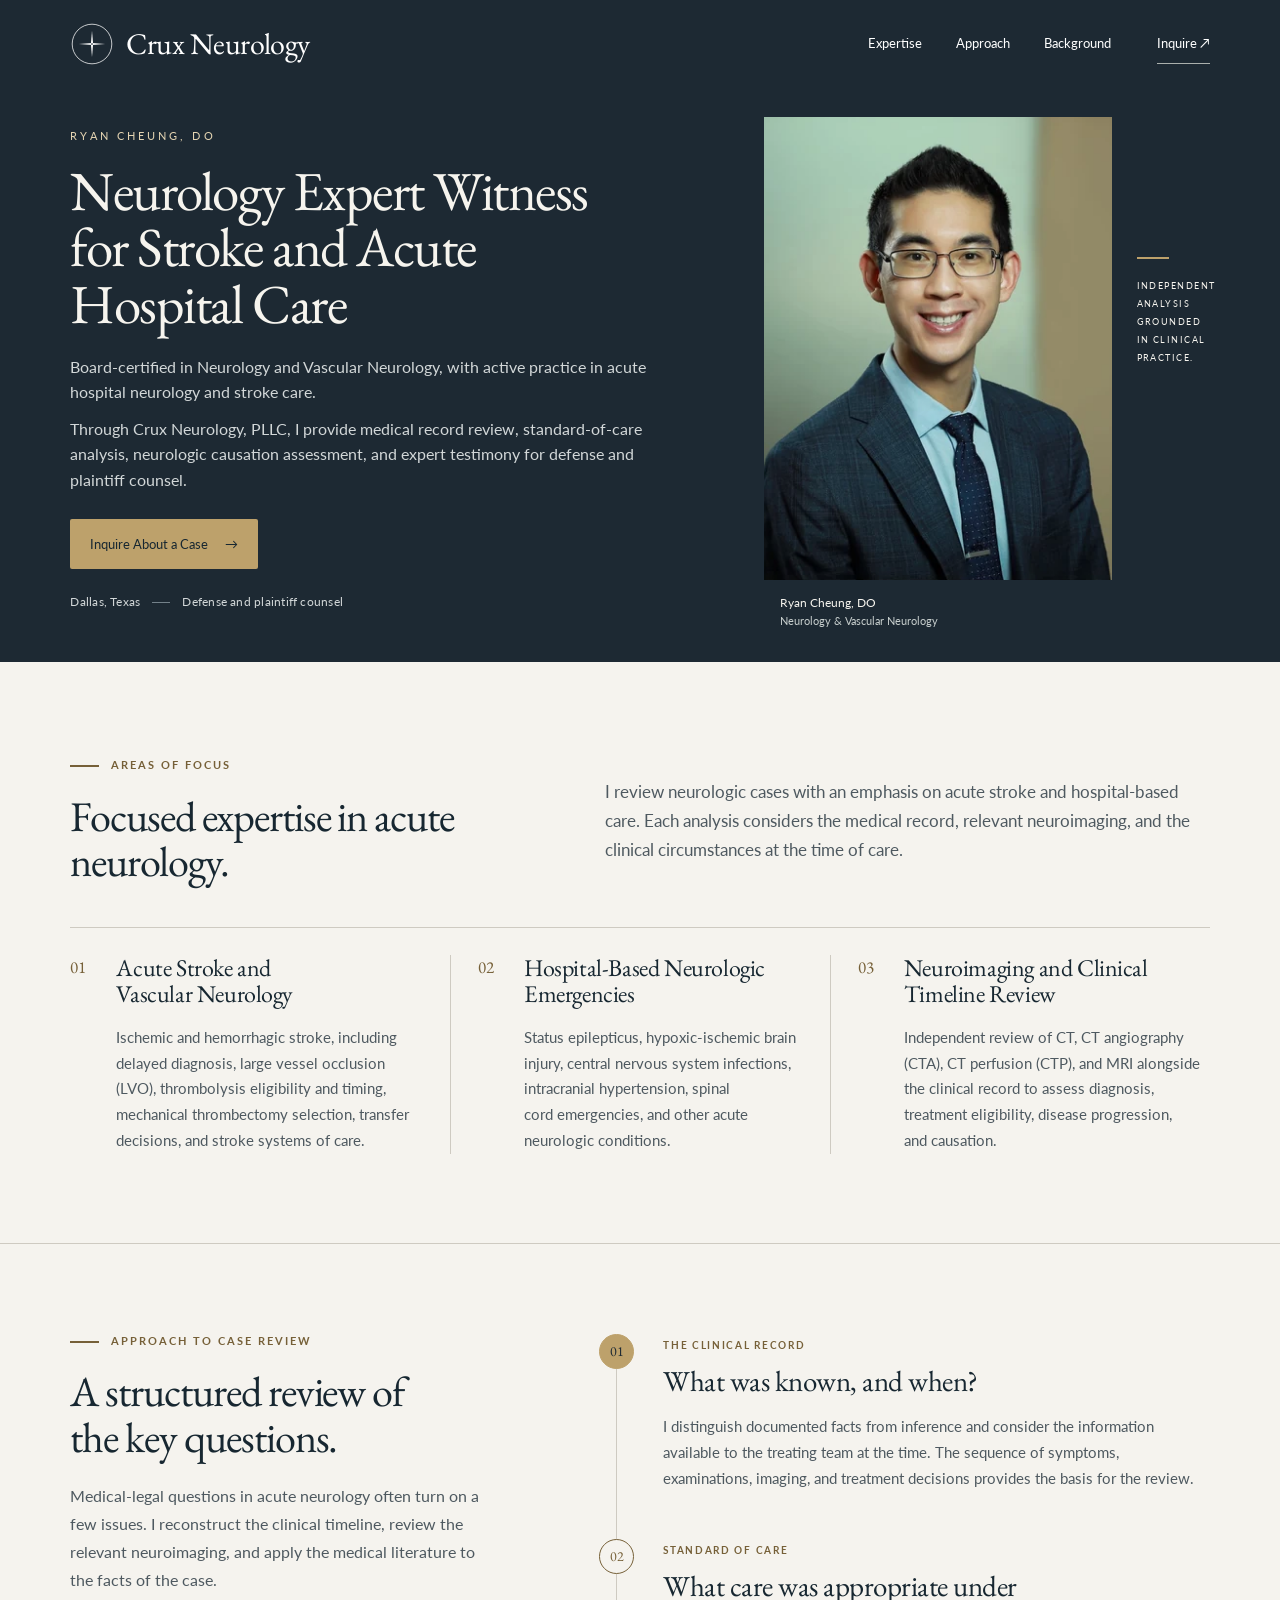
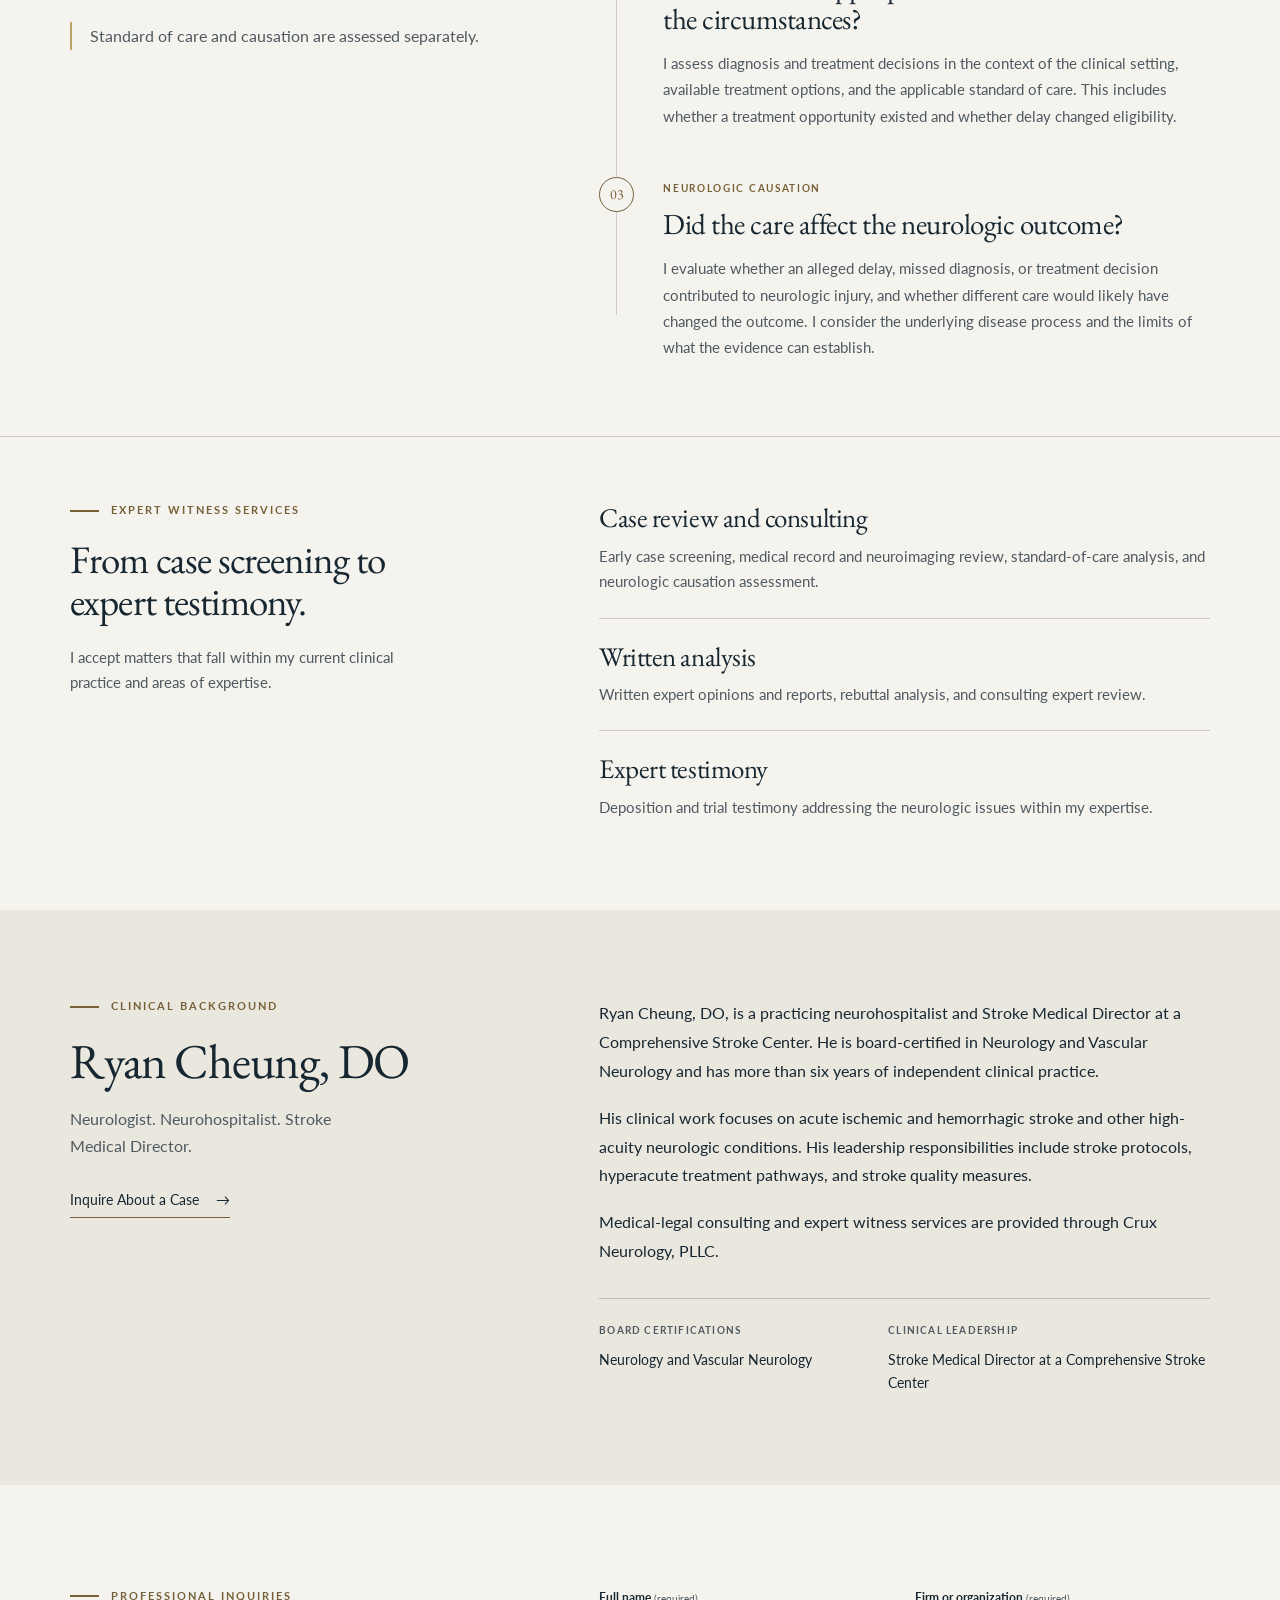
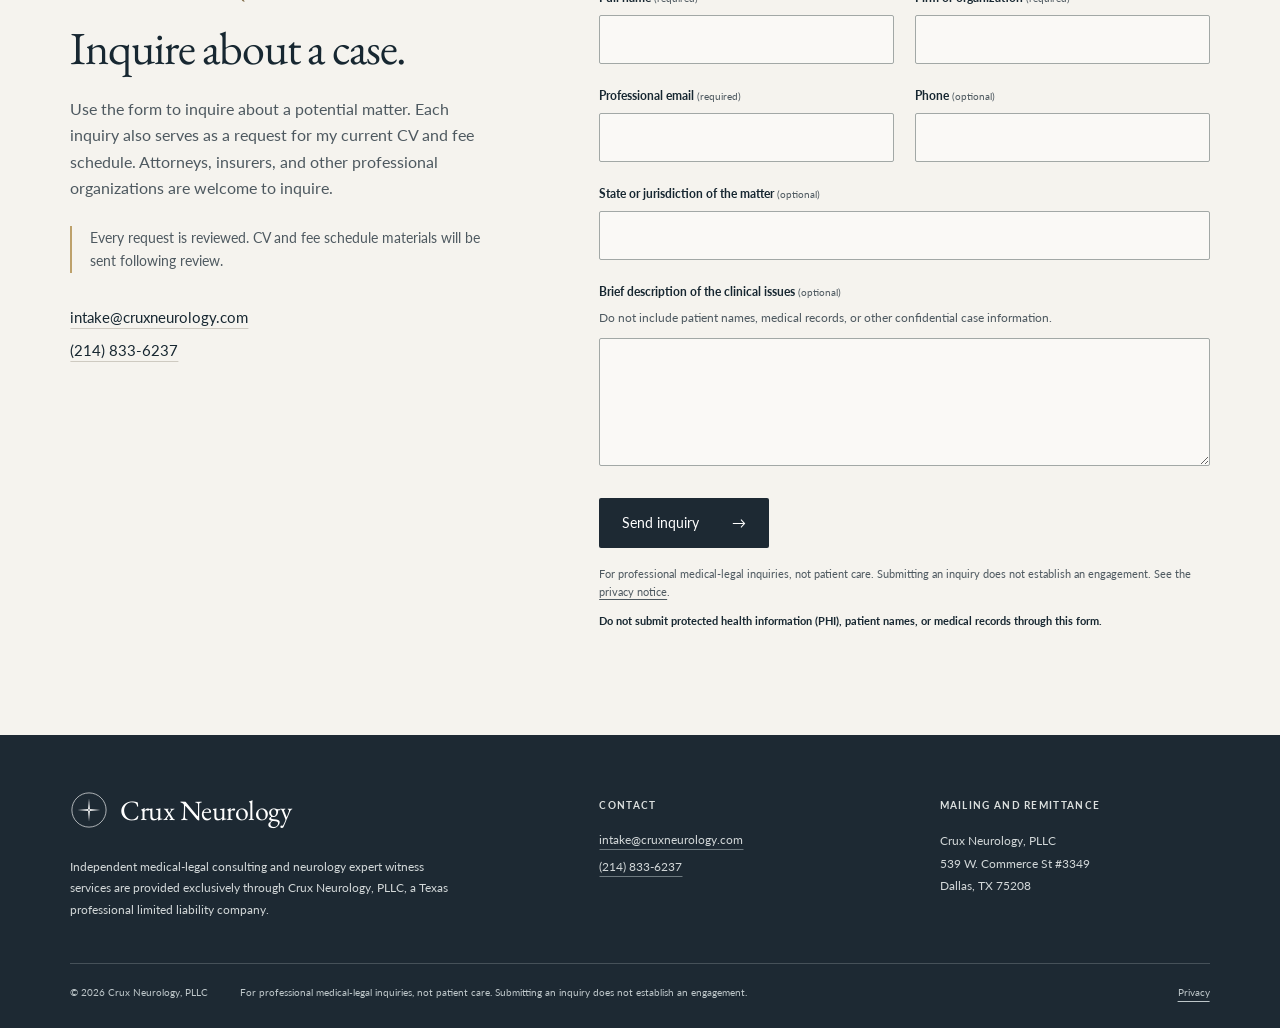
<file: index.html>
<!doctype html>
<html lang="en">
<head>
  <meta charset="UTF-8">
  <meta name="viewport" content="width=device-width, initial-scale=1">
  <title>Neurology Expert Witness for Stroke | Ryan Cheung, DO</title>
  <meta name="description" content="Ryan Cheung, DO, provides neurology expert witness services for stroke and acute hospital care, including standard-of-care review and causation analysis.">
  <meta name="robots" content="index, follow, max-image-preview:large">
  <meta name="theme-color" content="#1d2933">
  <link rel="canonical" href="https://cruxneurology.com/">
  <meta property="og:type" content="website">
  <meta property="og:site_name" content="Crux Neurology">
  <meta property="og:title" content="Neurology Expert Witness for Stroke | Ryan Cheung, DO">
  <meta property="og:description" content="Ryan Cheung, DO, provides neurology expert witness services for stroke and acute hospital care, including standard-of-care review and causation analysis.">
  <meta property="og:url" content="https://cruxneurology.com/">
  <meta property="og:image" content="https://cruxneurology.com/assets/social-card.png">
  <meta property="og:image:width" content="1200">
  <meta property="og:image:height" content="630">
  <meta property="og:image:alt" content="Crux Neurology - Ryan Cheung, DO. Neurology expert witness for stroke and acute hospital care.">
  <meta name="twitter:card" content="summary_large_image">
  <meta name="twitter:title" content="Neurology Expert Witness for Stroke | Ryan Cheung, DO">
  <meta name="twitter:description" content="Ryan Cheung, DO, provides neurology expert witness services for stroke and acute hospital care, including standard-of-care review and causation analysis.">
  <meta name="twitter:image" content="https://cruxneurology.com/assets/social-card.png">
  <link rel="icon" type="image/svg+xml" href="/assets/favicon.svg">
  <link rel="apple-touch-icon" href="/assets/apple-touch-icon.png">
  <link rel="preconnect" href="https://fonts.googleapis.com"><link rel="preconnect" href="https://fonts.gstatic.com" crossorigin><link href="https://fonts.googleapis.com/css2?family=EB+Garamond:wght@400;500;600&amp;family=Lato:wght@400;700&amp;display=swap" rel="stylesheet">
  <link rel="stylesheet" href="/assets/site.54a33698efd3.css">
  <link rel="preload" as="image" href="/assets/portrait-768.webp" imagesrcset="/assets/portrait-480.webp 480w, /assets/portrait-768.webp 768w, /assets/portrait-1200.webp 1200w" imagesizes="(max-width: 700px) 86vw, (max-width: 1050px) 38vw, 390px">
  <script type="application/ld+json">{"@context":"https://schema.org","@graph":[{"@type":"Organization","@id":"https://cruxneurology.com/#organization","name":"Crux Neurology, PLLC","url":"https://cruxneurology.com/","email":"intake@cruxneurology.com","telephone":"+12148336237","logo":"https://cruxneurology.com/assets/logo-white.svg","address":{"@type":"PostalAddress","streetAddress":"539 W. Commerce St #3349","addressLocality":"Dallas","addressRegion":"TX","postalCode":"75208","addressCountry":"US"}},{"@type":"Person","@id":"https://cruxneurology.com/#ryan-cheung","name":"Ryan Cheung, DO","jobTitle":"Neurologist and medical-legal consultant","url":"https://cruxneurology.com/","image":"https://cruxneurology.com/assets/portrait-1200.webp","worksFor":{"@id":"https://cruxneurology.com/#organization"},"knowsAbout":["Neurology","Vascular Neurology","Acute stroke","Standard of care","Neurologic causation","Expert testimony"]},{"@type":"WebSite","@id":"https://cruxneurology.com/#website","name":"Crux Neurology","url":"https://cruxneurology.com/","publisher":{"@id":"https://cruxneurology.com/#organization"}}]}</script>
  <script type="module" src="/assets/site.481bfb0ac545.mjs"></script>
</head>
<body>
  <a class="skip-link" href="#main">Skip to content</a>
    <header class="site-header" data-header>
      <div class="container header-inner">
        <a class="brand" href="/" aria-label="Crux Neurology home"><svg class="brand__mark" xmlns="http://www.w3.org/2000/svg" viewBox="0 0 100 100" aria-hidden="true" focusable="false">
    <defs><mask id="logo-cutout-header"><rect width="100" height="100" fill="white"/><circle cx="50" cy="50" r="2.35" fill="black"/></mask></defs>
    <g fill="none" stroke="currentColor"><circle cx="50" cy="50" r="45" stroke-width="1.7"/></g>
    <g fill="currentColor" mask="url(#logo-cutout-header)"><polygon points="50,20 52.5,50 50,80 47.5,50"/><polygon points="20,50 50,47.5 80,50 50,52.5"/></g>
    <circle cx="50" cy="50" r="2.6" fill="none" stroke="currentColor" stroke-width="0.9"/>
  </svg><span>Crux Neurology</span></a>
        <button class="menu-toggle" type="button" aria-expanded="false" aria-controls="site-nav" hidden>
          <span data-menu-label>Menu</span><span class="menu-glyph" aria-hidden="true"><span></span><span></span></span>
        </button>
        <nav class="site-nav" id="site-nav" aria-label="Main navigation">
          <a href="#expertise">Expertise</a><a href="#approach">Approach</a><a href="#background">Background</a>
          <a class="nav-inquiry" href="#inquire">Inquire<span aria-hidden="true">&nbsp;&#8599;</span></a>
        </nav>
      </div>
    </header>
  <main id="main" tabindex="-1">
    <section class="hero" aria-labelledby="hero-heading" data-hero>
      <div class="container hero-grid">
        <div class="hero-copy">
          <p class="person-label">Ryan Cheung, DO</p>
          <h1 id="hero-heading">Neurology Expert Witness<span>for Stroke and Acute <span class="keep-together">Hospital Care</span></span></h1>
          <div class="hero-introduction"><p>Board-certified in Neurology and Vascular Neurology, with active practice in acute hospital neurology and stroke care.</p><p>Through Crux Neurology, PLLC, I provide medical record review, standard-of-care analysis, neurologic causation assessment, and expert testimony for defense and plaintiff counsel.</p></div>
          <div class="hero-actions"><a class="button button--gold" href="#inquire">Inquire About a Case<span class="button-arrow" aria-hidden="true">&#8594;</span></a></div>
          <p class="hero-location">Dallas, Texas<span aria-hidden="true"></span>Defense and plaintiff counsel</p>
        </div>
        <div class="hero-media">
          <figure class="portrait-frame" data-portrait>
            <div class="portrait-clip"><img src="/assets/portrait-768.webp" srcset="/assets/portrait-480.webp 480w, /assets/portrait-768.webp 768w, /assets/portrait-1200.webp 1200w" sizes="(max-width: 700px) 86vw, (max-width: 1050px) 38vw, 390px" width="1200" height="1200" alt="Professional portrait of Ryan Cheung, DO" fetchpriority="high" decoding="async"></div>
            <figcaption><span>Ryan Cheung, DO</span><span>Neurology &amp; Vascular Neurology</span></figcaption>
          </figure>
          <p class="hero-note"><span aria-hidden="true"></span>Independent analysis grounded in clinical practice.</p>
        </div>
      </div>
    </section>
    <section class="section expertise" id="expertise" aria-labelledby="expertise-heading">
      <div class="container">
        <div class="section-intro">
          <div><p class="eyebrow"><span aria-hidden="true"></span>Areas of focus</p><h2 id="expertise-heading">Focused expertise in acute neurology.</h2></div>
          <p class="section-lead">I review neurologic cases with an emphasis on acute stroke and hospital-based care. Each analysis considers the medical record, relevant neuroimaging, and the clinical circumstances at the time of care.</p>
        </div>
        <div class="expertise-grid"><article class="expertise-item"><span class="item-number" aria-hidden="true">01</span><div><h3>Acute Stroke and Vascular Neurology</h3><p>Ischemic and hemorrhagic stroke, including delayed diagnosis, large vessel occlusion (LVO), thrombolysis eligibility and timing, mechanical thrombectomy selection, transfer decisions, and stroke systems of care.</p></div></article><article class="expertise-item"><span class="item-number" aria-hidden="true">02</span><div><h3>Hospital-Based Neurologic Emergencies</h3><p>Status epilepticus, hypoxic-ischemic brain injury, central nervous system infections, intracranial hypertension, spinal cord emergencies, and other acute neurologic conditions.</p></div></article><article class="expertise-item"><span class="item-number" aria-hidden="true">03</span><div><h3>Neuroimaging and Clinical Timeline Review</h3><p>Independent review of CT, CT angiography (CTA), CT perfusion (CTP), and MRI alongside the clinical record to assess diagnosis, treatment eligibility, disease progression, and causation.</p></div></article></div>
      </div>
    </section>
    <section class="section approach" id="approach" aria-labelledby="approach-heading">
      <div class="container approach-grid">
        <div class="approach-intro"><p class="eyebrow"><span aria-hidden="true"></span>Approach to case review</p><h2 id="approach-heading">A structured review of the key questions.</h2><p>Medical-legal questions in acute neurology often turn on a few issues. I reconstruct the clinical timeline, review the relevant neuroimaging, and apply the medical literature to the facts of the case.</p><p class="approach-note">Standard of care and causation are assessed separately.</p></div>
        <ol class="approach-steps" data-steps>
          <li class="approach-step is-current" data-step><span class="step-marker" aria-hidden="true">01</span><div class="step-content"><p class="step-label">The clinical record</p><h3>What was known, and when?</h3><p>I distinguish documented facts from inference and consider the information available to the treating team at the time. The sequence of symptoms, examinations, imaging, and treatment decisions provides the basis for the review.</p></div></li><li class="approach-step" data-step><span class="step-marker" aria-hidden="true">02</span><div class="step-content"><p class="step-label">Standard of care</p><h3>What care was appropriate under the circumstances?</h3><p>I assess diagnosis and treatment decisions in the context of the clinical setting, available treatment options, and the applicable standard of care. This includes whether a treatment opportunity existed and whether delay changed eligibility.</p></div></li><li class="approach-step" data-step><span class="step-marker" aria-hidden="true">03</span><div class="step-content"><p class="step-label">Neurologic causation</p><h3>Did the care affect the neurologic outcome?</h3><p>I evaluate whether an alleged delay, missed diagnosis, or treatment decision contributed to neurologic injury, and whether different care would likely have changed the outcome. I consider the underlying disease process and the limits of what the evidence can establish.</p></div></li>
        </ol>
      </div>
    </section>
    <section class="section services" aria-labelledby="services-heading">
      <div class="container services-grid">
        <div><p class="eyebrow"><span aria-hidden="true"></span>Expert witness services</p><h2 id="services-heading">From case screening to expert testimony.</h2><p class="services-note">I accept matters that fall within my current clinical practice and areas of expertise.</p></div>
        <div class="service-list"><div class="service-row"><h3>Case review and consulting</h3><p>Early case screening, medical record and neuroimaging review, standard-of-care analysis, and neurologic causation assessment.</p></div><div class="service-row"><h3>Written analysis</h3><p>Written expert opinions and reports, rebuttal analysis, and consulting expert review.</p></div><div class="service-row"><h3>Expert testimony</h3><p>Deposition and trial testimony addressing the neurologic issues within my expertise.</p></div></div>
      </div>
    </section>
    <section class="section background" id="background" aria-labelledby="background-heading">
      <div class="container background-grid">
        <div class="background-title"><p class="eyebrow"><span aria-hidden="true"></span>Clinical background</p><h2 id="background-heading">Ryan Cheung, DO</h2><p class="background-subtitle">Neurologist. Neurohospitalist. Stroke Medical Director.</p><a class="text-link" href="#inquire">Inquire About a Case <span aria-hidden="true">&#8594;</span></a></div>
        <div class="background-copy"><p>Ryan Cheung, DO, is a practicing neurohospitalist and Stroke Medical Director at a Comprehensive Stroke Center. He is board-certified in Neurology and Vascular Neurology and has more than six years of independent clinical practice.</p>
<p>His clinical work focuses on acute ischemic and hemorrhagic stroke and other high-acuity neurologic conditions. His leadership responsibilities include stroke protocols, hyperacute treatment pathways, and stroke quality measures.</p>
<p>Medical-legal consulting and expert witness services are provided through Crux Neurology, PLLC.</p><dl class="credentials"><div><dt>Board certifications</dt><dd>Neurology and Vascular Neurology</dd></div><div><dt>Clinical leadership</dt><dd>Stroke Medical Director at a Comprehensive Stroke Center</dd></div></dl></div>
      </div>
    </section>
    <section class="section inquiry" id="inquire" aria-labelledby="inquiry-heading" tabindex="-1">
      <div class="container inquiry-grid">
        <div class="inquiry-intro"><p class="eyebrow"><span aria-hidden="true"></span>Professional inquiries</p><h2 id="inquiry-heading">Inquire about a case.</h2><p>Use the form to inquire about a potential matter. Each inquiry also serves as a request for my current CV and fee schedule. Attorneys, insurers, and other professional organizations are welcome to inquire.</p><p class="screening-note">Every request is reviewed. CV and fee schedule materials will be sent following review.</p><div class="contact-links"><a href="mailto:intake@cruxneurology.com">intake@cruxneurology.com</a><a href="tel:+12148336237">(214) 833-6237</a></div></div>
        <div class="inquiry-panel">
          <form id="inquiry-form" action="https://formspree.io/f/mqevrkad" method="POST" aria-label="Professional inquiry" data-inquiry-form>
            <div class="form-error-summary" id="form-errors" role="alert" tabindex="-1" hidden><h3>Review your inquiry</h3><p id="form-error-message"></p><ul id="form-error-list"></ul></div>
            <div class="form-fields">
              <div class="field">
    <label for="name">Full name <span class="required-note">(required)</span></label>
    <input id="name" name="name" type="text" required autocomplete="name" maxlength="100" aria-describedby="name-error">
    <p class="field-error" id="name-error" hidden></p>
  </div>
              <div class="field">
    <label for="organization">Firm or organization <span class="required-note">(required)</span></label>
    <input id="organization" name="organization" type="text" required autocomplete="organization" maxlength="160" aria-describedby="organization-error">
    <p class="field-error" id="organization-error" hidden></p>
  </div>
              <div class="field">
    <label for="email">Professional email <span class="required-note">(required)</span></label>
    <input id="email" name="email" type="email" required autocomplete="email" maxlength="254" aria-describedby="email-error">
    <p class="field-error" id="email-error" hidden></p>
  </div>
              <div class="field">
    <label for="phone">Phone <span class="optional-note">(optional)</span></label>
    <input id="phone" name="phone" type="tel"  autocomplete="tel" maxlength="40" aria-describedby="phone-error">
    <p class="field-error" id="phone-error" hidden></p>
  </div>
              <div class="field field--full">
    <label for="jurisdiction">State or jurisdiction of the matter <span class="optional-note">(optional)</span></label>
    <input id="jurisdiction" name="jurisdiction" type="text"   maxlength="120" aria-describedby="jurisdiction-error">
    <p class="field-error" id="jurisdiction-error" hidden></p>
  </div>
              <div class="field field--full"><label for="message">Brief description of the clinical issues <span class="optional-note">(optional)</span></label><p class="field-hint" id="message-hint">Do not include patient names, medical records, or other confidential case information.</p><textarea id="message" name="message" rows="4" maxlength="3000" aria-describedby="message-hint message-error"></textarea><p class="field-error" id="message-error" hidden></p></div>
            </div>
            <div class="honeypot" aria-hidden="true"><label for="company_website">Leave this field empty</label><input id="company_website" name="_gotcha" type="text" tabindex="-1" autocomplete="off"></div>
            <input type="hidden" name="_subject" value="Crux Neurology professional inquiry">
            <div class="form-submit"><button class="button button--navy" type="submit"><span data-submit-label>Send inquiry</span><span aria-hidden="true">&#8594;</span></button><p data-submit-status role="status" aria-live="polite"></p></div>
            <p class="form-privacy">For professional medical-legal inquiries, not patient care. Submitting an inquiry does not establish an engagement. See the <a href="/privacy/">privacy notice</a>.</p><p class="form-privacy form-privacy--phi">Do not submit protected health information (PHI), patient names, or medical records through this form.</p>
            <noscript><p class="form-privacy">Your browser will open Formspree's confirmation page after submission. CV and fee schedule materials are sent following review.</p></noscript>
          </form>
          <div class="form-success" data-form-success tabindex="-1" role="status" hidden><span class="success-rule" aria-hidden="true"></span><p class="step-label">Crux Neurology</p><h3>Request received</h3><p>Your inquiry has been received. CV and fee schedule materials will be sent following review.</p><button type="button" class="text-link" data-form-reset>Send another inquiry <span aria-hidden="true">&#8594;</span></button></div>
        </div>
      </div>
    </section>
  </main>
  <footer class="site-footer">
    <div class="container footer-main">
      <div class="footer-brand"><a class="brand" href="/" aria-label="Crux Neurology home"><svg class="brand__mark" xmlns="http://www.w3.org/2000/svg" viewBox="0 0 100 100" aria-hidden="true" focusable="false">
    <defs><mask id="logo-cutout-footer"><rect width="100" height="100" fill="white"/><circle cx="50" cy="50" r="2.35" fill="black"/></mask></defs>
    <g fill="none" stroke="currentColor"><circle cx="50" cy="50" r="45" stroke-width="1.7"/></g>
    <g fill="currentColor" mask="url(#logo-cutout-footer)"><polygon points="50,20 52.5,50 50,80 47.5,50"/><polygon points="20,50 50,47.5 80,50 50,52.5"/></g>
    <circle cx="50" cy="50" r="2.6" fill="none" stroke="currentColor" stroke-width="0.9"/>
  </svg><span>Crux Neurology</span></a><p>Independent medical-legal consulting and neurology expert witness services are provided exclusively through Crux Neurology, PLLC, a Texas professional limited liability company.</p></div>
      <div><h2 class="footer-heading">Contact</h2><a href="mailto:intake@cruxneurology.com">intake@cruxneurology.com</a><a href="tel:+12148336237">(214) 833-6237</a></div>
      <div><h2 class="footer-heading">Mailing and remittance</h2><address>Crux Neurology, PLLC<br>539 W. Commerce St #3349<br>Dallas, TX 75208</address></div>
    </div>
    <div class="container footer-bottom"><p>&copy; 2026 Crux Neurology, PLLC</p><p>For professional medical-legal inquiries, not patient care. Submitting an inquiry does not establish an engagement.</p><a href="/privacy/">Privacy</a></div>
  </footer>
</body>
</html>
</file>
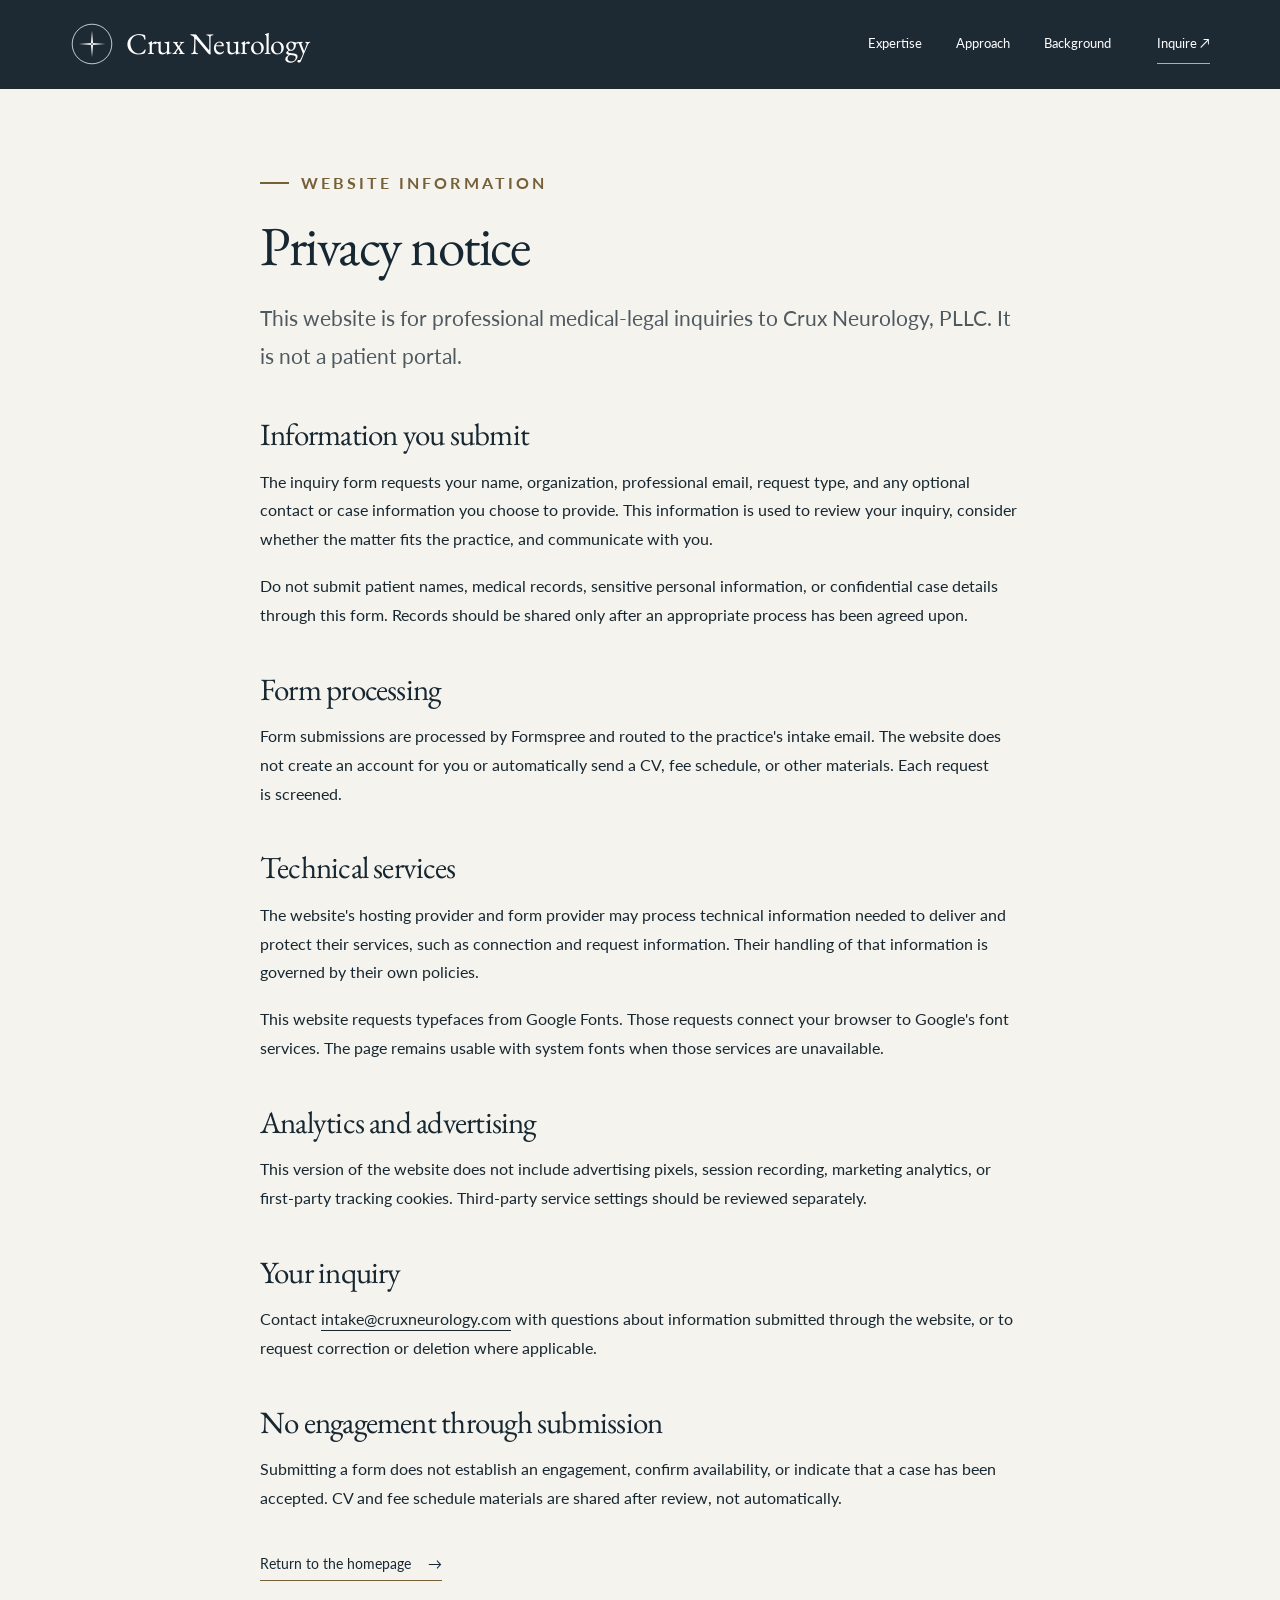
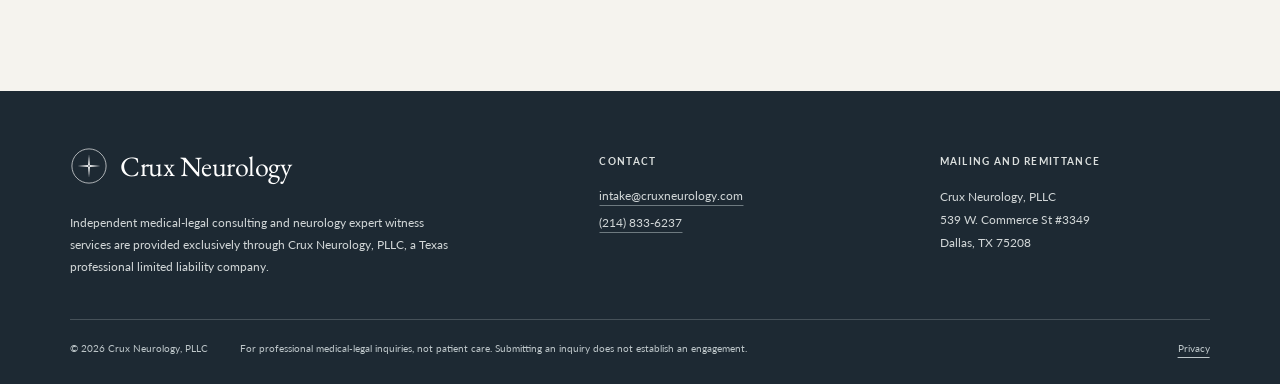
<file: privacy/index.html>
<!doctype html>
<html lang="en">
<head>
  <meta charset="UTF-8">
  <meta name="viewport" content="width=device-width, initial-scale=1">
  <title>Privacy | Crux Neurology</title>
  <meta name="description" content="How Crux Neurology, PLLC handles professional inquiries submitted through this website.">
  <meta name="robots" content="index, follow, max-image-preview:large">
  <meta name="theme-color" content="#1d2933">
  <link rel="canonical" href="https://cruxneurology.com/privacy/">
  <meta property="og:type" content="website">
  <meta property="og:site_name" content="Crux Neurology">
  <meta property="og:title" content="Privacy | Crux Neurology">
  <meta property="og:description" content="How Crux Neurology, PLLC handles professional inquiries submitted through this website.">
  <meta property="og:url" content="https://cruxneurology.com/privacy/">
  <meta property="og:image" content="https://cruxneurology.com/assets/social-card.png">
  <meta property="og:image:width" content="1200">
  <meta property="og:image:height" content="630">
  <meta property="og:image:alt" content="Crux Neurology - Ryan Cheung, DO. Neurology expert witness for stroke and acute hospital care.">
  <meta name="twitter:card" content="summary_large_image">
  <meta name="twitter:title" content="Privacy | Crux Neurology">
  <meta name="twitter:description" content="How Crux Neurology, PLLC handles professional inquiries submitted through this website.">
  <meta name="twitter:image" content="https://cruxneurology.com/assets/social-card.png">
  <link rel="icon" type="image/svg+xml" href="/assets/favicon.svg">
  <link rel="apple-touch-icon" href="/assets/apple-touch-icon.png">
  <link rel="preconnect" href="https://fonts.googleapis.com"><link rel="preconnect" href="https://fonts.gstatic.com" crossorigin><link href="https://fonts.googleapis.com/css2?family=EB+Garamond:wght@400;500;600&amp;family=Lato:wght@400;700&amp;display=swap" rel="stylesheet">
  <link rel="stylesheet" href="/assets/site.54a33698efd3.css">
  
  
  <script type="module" src="/assets/site.481bfb0ac545.mjs"></script>
</head>
<body>
  <a class="skip-link" href="#main">Skip to content</a>
    <header class="site-header" data-header>
      <div class="container header-inner">
        <a class="brand" href="/" aria-label="Crux Neurology home"><svg class="brand__mark" xmlns="http://www.w3.org/2000/svg" viewBox="0 0 100 100" aria-hidden="true" focusable="false">
    <defs><mask id="logo-cutout-header"><rect width="100" height="100" fill="white"/><circle cx="50" cy="50" r="2.35" fill="black"/></mask></defs>
    <g fill="none" stroke="currentColor"><circle cx="50" cy="50" r="45" stroke-width="1.7"/></g>
    <g fill="currentColor" mask="url(#logo-cutout-header)"><polygon points="50,20 52.5,50 50,80 47.5,50"/><polygon points="20,50 50,47.5 80,50 50,52.5"/></g>
    <circle cx="50" cy="50" r="2.6" fill="none" stroke="currentColor" stroke-width="0.9"/>
  </svg><span>Crux Neurology</span></a>
        <button class="menu-toggle" type="button" aria-expanded="false" aria-controls="site-nav" hidden>
          <span data-menu-label>Menu</span><span class="menu-glyph" aria-hidden="true"><span></span><span></span></span>
        </button>
        <nav class="site-nav" id="site-nav" aria-label="Main navigation">
          <a href="/#expertise">Expertise</a><a href="/#approach">Approach</a><a href="/#background">Background</a>
          <a class="nav-inquiry" href="/#inquire">Inquire<span aria-hidden="true">&nbsp;&#8599;</span></a>
        </nav>
      </div>
    </header>
  <main id="main" class="secondary-page" tabindex="-1"><div class="container prose">
    <p class="eyebrow"><span aria-hidden="true"></span>Website information</p><h1>Privacy notice</h1>
    <p class="prose-intro">This website is for professional medical-legal inquiries to Crux Neurology, PLLC. It is not a patient portal.</p>
    <h2>Information you submit</h2><p>The inquiry form requests your name, organization, professional email, request type, and any optional contact or case information you choose to provide. This information is used to review your inquiry, consider whether the matter fits the practice, and communicate with you.</p>
    <p>Do not submit patient names, medical records, sensitive personal information, or confidential case details through this form. Records should be shared only after an appropriate process has been agreed upon.</p>
    <h2>Form processing</h2><p>Form submissions are processed by Formspree and routed to the practice's intake email. The website does not create an account for you or automatically send a CV, fee schedule, or other materials. Each request is screened.</p>
    <h2>Technical services</h2><p>The website's hosting provider and form provider may process technical information needed to deliver and protect their services, such as connection and request information. Their handling of that information is governed by their own policies.</p>
    <p>This website requests typefaces from Google Fonts. Those requests connect your browser to Google's font services. The page remains usable with system fonts when those services are unavailable.</p>
    <h2>Analytics and advertising</h2><p>This version of the website does not include advertising pixels, session recording, marketing analytics, or first-party tracking cookies. Third-party service settings should be reviewed separately.</p>
    <h2>Your inquiry</h2><p>Contact <a href="mailto:intake@cruxneurology.com">intake@cruxneurology.com</a> with questions about information submitted through the website, or to request correction or deletion where applicable.</p>
    <h2>No engagement through submission</h2><p>Submitting a form does not establish an engagement, confirm availability, or indicate that a case has been accepted. CV and fee schedule materials are shared after review, not automatically.</p>
    <a class="text-link" href="/">Return to the homepage <span aria-hidden="true">&#8594;</span></a>
  </div></main>
  <footer class="site-footer">
    <div class="container footer-main">
      <div class="footer-brand"><a class="brand" href="/" aria-label="Crux Neurology home"><svg class="brand__mark" xmlns="http://www.w3.org/2000/svg" viewBox="0 0 100 100" aria-hidden="true" focusable="false">
    <defs><mask id="logo-cutout-footer"><rect width="100" height="100" fill="white"/><circle cx="50" cy="50" r="2.35" fill="black"/></mask></defs>
    <g fill="none" stroke="currentColor"><circle cx="50" cy="50" r="45" stroke-width="1.7"/></g>
    <g fill="currentColor" mask="url(#logo-cutout-footer)"><polygon points="50,20 52.5,50 50,80 47.5,50"/><polygon points="20,50 50,47.5 80,50 50,52.5"/></g>
    <circle cx="50" cy="50" r="2.6" fill="none" stroke="currentColor" stroke-width="0.9"/>
  </svg><span>Crux Neurology</span></a><p>Independent medical-legal consulting and neurology expert witness services are provided exclusively through Crux Neurology, PLLC, a Texas professional limited liability company.</p></div>
      <div><h2 class="footer-heading">Contact</h2><a href="mailto:intake@cruxneurology.com">intake@cruxneurology.com</a><a href="tel:+12148336237">(214) 833-6237</a></div>
      <div><h2 class="footer-heading">Mailing and remittance</h2><address>Crux Neurology, PLLC<br>539 W. Commerce St #3349<br>Dallas, TX 75208</address></div>
    </div>
    <div class="container footer-bottom"><p>&copy; 2026 Crux Neurology, PLLC</p><p>For professional medical-legal inquiries, not patient care. Submitting an inquiry does not establish an engagement.</p><a href="/privacy/">Privacy</a></div>
  </footer>
</body>
</html>
</file>
<file: assets/site.54a33698efd3.css>
/* EDIT HERE: the approved visual system. Keep normal text at accessible contrast. */
:root {
  color-scheme: light;
  --paper: #f5f3ee;
  --paper-deep: #eae7df;
  --white: #ffffff;
  --navy: #1d2933;
  --navy-raised: #253640;
  --ink: #172731;
  --muted: #4e5960;
  --on-dark: #f6f4ee;
  --on-dark-muted: #d2d7d8;
  --gold: #bda16b;
  --gold-hover: #cdb584;
  --gold-ink: #766038;
  --line: #cecac1;
  --line-dark: #465159;
  --error: #942e2e;
  --font-display: 'EB Garamond', Georgia, 'Times New Roman', serif;
  --font-body: 'Lato', Arial, Helvetica, sans-serif;
  --container: 1248px;
  --gutter: clamp(22px, 5.5vw, 88px);
  --section-space: clamp(68px, 7vw, 100px);
  --header-height: 88px;
  --radius: 2px;
  --ease: cubic-bezier(.2, .7, .2, 1);
}

/* BASE --------------------------------------------------------------- */
*, *::before, *::after { box-sizing: border-box; }
html { scroll-padding-top: calc(var(--header-height) + 24px); }
body { margin: 0; background: var(--paper); color: var(--ink); font-family: var(--font-body); font-size: 17px; line-height: 1.65; -webkit-font-smoothing: antialiased; }
body, input, select, textarea, button { font-synthesis: none; }
::selection { background: #ddcca7; color: var(--ink); }
h1, h2, h3, p, figure, ol, ul, dl, dd { margin: 0; }
h1, h2, h3 { font-family: var(--font-display); font-weight: 400; text-wrap: pretty; }
h1 { font-size: clamp(44px, 4.3vw, 60px); line-height: 1.03; letter-spacing: -.027em; }
h2 { font-size: clamp(35px, 3.3vw, 46px); line-height: 1.08; letter-spacing: -.025em; }
h3 { font-size: 26px; line-height: 1.12; letter-spacing: -.017em; }
p { text-wrap: pretty; }
p + p { margin-top: 18px; }
a { color: inherit; text-underline-offset: 5px; text-decoration-thickness: 1px; }
button, input, select, textarea { font: inherit; }
button, a, input, select, textarea { -webkit-tap-highlight-color: transparent; }
button { cursor: pointer; }
button:disabled { cursor: wait; }
a:focus-visible, button:focus-visible, input:focus-visible, select:focus-visible, textarea:focus-visible, [tabindex]:focus-visible { outline: 2px solid var(--gold-ink); outline-offset: 5px; }
.site-header :focus-visible, .hero :focus-visible, .site-footer :focus-visible { outline-color: var(--gold-hover); }
[hidden] { display: none !important; }
img { display: block; max-width: 100%; }
.container { width: min(var(--container), calc(100% - var(--gutter) * 2)); margin-inline: auto; }
.section { padding-block: var(--section-space); }
section[id] { scroll-margin-top: 22px; }
#main:focus, #inquire:focus { outline: none; }
.skip-link { position: fixed; top: 12px; left: 20px; z-index: 100; padding: 10px 20px; background: var(--paper); color: var(--ink); transform: translateY(-170%); }
.skip-link:focus { transform: translateY(0); }
.eyebrow { display: flex; align-items: center; gap: 12px; font-size: 10.5px; line-height: 1.45; font-weight: 700; text-transform: uppercase; letter-spacing: .19em; color: var(--gold-ink); margin-bottom: 20px; }
.eyebrow > span { width: 29px; height: 2px; flex: 0 0 29px; background: currentColor; }
.button { display: inline-flex; align-items: center; justify-content: center; gap: 17px; padding: 14px 22px; min-height: 50px; border: 1px solid transparent; border-radius: var(--radius); text-decoration: none; font-size: 14px; line-height: 1.3; font-weight: 400; transition: background-color .2s, color .2s, border-color .2s; }
.button--gold { background: var(--gold); color: var(--ink); }
.button--gold:hover { background: var(--gold-hover); }
.button--outline { background: transparent; border-color: #9b9d92; color: var(--on-dark); }
.button--outline:hover { background: var(--on-dark); border-color: var(--on-dark); color: var(--navy); }
.button--navy { background: var(--navy); color: var(--white); }
.button--navy:hover { background: #344650; }
.button--navy:disabled { background: #52636a; }
.button-arrow { transition: transform .2s var(--ease); }
.button:hover .button-arrow { transform: translateX(3px); }
.text-link { display: inline-flex; align-items: center; gap: 17px; border: 0; border-bottom: 1px solid var(--gold-ink); padding: 0 0 5px; background: none; font-size: 14px; line-height: 1.6; text-decoration: none; color: var(--ink); }
.text-link:hover { color: var(--gold-ink); }

/* IDENTITY / NAVIGATION ---------------------------------------------- */
.site-header { position: sticky; top: 0; z-index: 50; background: var(--navy); color: var(--white); border-bottom: 1px solid transparent; transition: border-color .2s; }
.site-header.is-scrolled { border-bottom-color: var(--line-dark); }
.header-inner { min-height: var(--header-height); display: flex; align-items: center; justify-content: space-between; gap: 24px; }
.brand { display: inline-flex; align-items: center; gap: 12px; color: var(--white); text-decoration: none; white-space: nowrap; transition: color .2s; }
.brand__mark { width: 44px; height: 44px; flex: 0 0 44px; }
.brand > span { font-family: var(--font-display); font-size: 30px; line-height: 1; letter-spacing: -.018em; }
/* The entire brand is white at rest; both symbol and wordmark turn gold. */
.brand:hover, .brand:focus-visible { color: var(--gold); }
.site-nav { display: flex; align-items: center; gap: 34px; font-size: 13px; line-height: 1.5; }
.site-nav a { padding-block: 10px; text-decoration: none; transition: color .2s; }
.site-nav a:hover, .site-nav a:focus-visible, .site-nav a[aria-current="location"] { color: var(--gold-hover); }
.site-nav .nav-inquiry { margin-left: 12px; border-bottom: 1px solid #aab0ad; }
.menu-toggle { display: none; }

/* OPENING: INDEPENDENT TEXT, PHOTO, AND REAR PANEL --------------------- */
.hero { background: var(--navy); color: var(--on-dark); position: relative; z-index: 2; isolation: isolate; }
.hero-grid { display: grid; grid-template-columns: minmax(0, 1.43fr) minmax(0, 1fr); gap: clamp(36px, 4.5vw, 68px); align-items: start; padding-top: 28px; padding-bottom: 50px; }
.hero-copy { padding-top: 10px; position: relative; z-index: 2; }
.person-label { font-size: 11px; letter-spacing: .28em; line-height: 1.6; text-transform: uppercase; color: #e4d4b2; margin-bottom: 18px; }
.hero h1 { max-width: 720px; }
.hero h1 > span { display: block; }
.keep-together { white-space: nowrap; }
.hero-introduction { font-size: 15.5px; line-height: 1.65; color: var(--on-dark-muted); max-width: 590px; margin-top: 22px; }
.hero-introduction p + p { margin-top: 11px; }
.hero-actions { display: flex; gap: 14px; flex-wrap: wrap; margin-top: 26px; }
.hero-actions .button { font-size: 13px; padding-inline: 19px; }
.hero-location { display: flex; align-items: center; flex-wrap: wrap; gap: 12px; margin-top: 24px; color: var(--on-dark-muted); font-size: 11.5px; letter-spacing: .02em; }
.hero-location > span { width: 18px; height: 1px; background: #73818a; }
.hero-media { display: grid; grid-template-columns: minmax(0, 1fr) 73px; gap: 25px; align-items: start; position: relative; z-index: 3; }
.portrait-frame { margin-bottom: -76px; background: var(--navy); transform: translate3d(0, var(--portrait-shift, 0px), 0); }
.portrait-clip { aspect-ratio: 3 / 4; overflow: hidden; background: #8b9b93; }
.portrait-clip img { width: 100%; height: 100%; object-fit: cover; object-position: 50% 30%; filter: saturate(.88); transform: scale(var(--portrait-scale, 1.012)); }
.portrait-frame figcaption { padding: 14px 16px 16px; font-size: 12px; line-height: 1.55; color: var(--on-dark); }
.portrait-frame figcaption > span { display: block; }
.portrait-frame figcaption > span + span { color: #c8cfce; font-size: 10.5px; margin-top: 1px; }
.hero-note { margin-top: 140px; font-size: 9px; line-height: 2; text-transform: uppercase; letter-spacing: .16em; overflow-wrap: normal; }
.hero-note > span { display: block; width: 32px; height: 2px; background: var(--gold); margin-bottom: 18px; }

/* FOCUS -------------------------------------------------------------- */
.expertise { padding-top: clamp(96px, 7.5vw, 116px); position: relative; z-index: 1; background: var(--paper); }
.section-intro { display: grid; grid-template-columns: .9fr 1.25fr; gap: 100px; align-items: center; margin-bottom: 42px; }
.section-intro h2 { max-width: 430px; }
.section-lead { font-size: 17px; line-height: 1.7; color: var(--muted); max-width: 630px; }
.expertise-grid { display: grid; grid-template-columns: repeat(3, minmax(0, 1fr)); border-top: 1px solid var(--line); padding-top: 27px; }
.expertise-item { display: grid; grid-template-columns: 25px 1fr; gap: 21px; padding-right: 28px; }
.expertise-item + .expertise-item { border-left: 1px solid var(--line); padding-left: 27px; }
.expertise-item:last-child { padding-right: 0; }
.item-number { font-family: var(--font-display); font-size: 17px; line-height: 1.5; color: var(--gold-ink); }
.expertise-item h3 { font-size: 24px; line-height: 1.07; min-height: 54px; max-width: 295px; }
.expertise-item p { margin-top: 16px; font-size: 15px; line-height: 1.72; color: var(--muted); }

/* APPROACH: NORMAL DOCUMENT SCROLL, STICKY TITLE, ACTIVE RAIL --------- */
.approach { border-top: 1px solid var(--line); padding-bottom: 76px; }
.approach-grid { display: grid; grid-template-columns: .86fr 1.25fr; gap: clamp(80px, 8.5vw, 135px); align-items: start; }
.approach-intro { position: sticky; top: calc(var(--header-height) + 48px); }
.approach-intro h2 { max-width: 375px; }
.approach-intro > p:not(.eyebrow) { margin-top: 22px; font-size: 16px; line-height: 1.75; color: var(--muted); }
.approach-intro .approach-note { border-left: 2px solid var(--gold); padding-left: 18px; color: var(--ink); margin-top: 28px !important; }
.approach-steps { padding: 0; list-style: none; position: relative; }
.approach-steps::before { content: ''; position: absolute; width: 1px; background: var(--line); top: 18px; bottom: 45px; left: 17px; }
.approach-step { display: grid; grid-template-columns: 36px 1fr; gap: 28px; position: relative; }
.approach-step:not(:last-child) { padding-bottom: 48px; }
.step-marker { position: relative; z-index: 1; width: 35px; height: 35px; display: flex; align-items: center; justify-content: center; border-radius: 50%; border: 1px solid var(--gold-ink); color: var(--gold-ink); background: var(--paper); font-family: var(--font-display); font-size: 14px; transition: color .3s, background-color .3s, border-color .3s; }
.approach-step.is-current .step-marker { background: var(--gold); color: var(--navy); border-color: var(--gold); }
.step-label { color: var(--gold-ink); font-size: 10px; text-transform: uppercase; letter-spacing: .17em; font-weight: 700; line-height: 1.5; margin-bottom: 12px; }
.step-content { padding-top: 4px; }
.step-content h3 { font-size: 29px; line-height: 1.12; max-width: 520px; }
.step-content > p:not(.step-label) { margin-top: 15px; color: var(--muted); font-size: 15px; line-height: 1.75; max-width: 540px; }

/* SERVICES ----------------------------------------------------------- */
.services { border-top: 1px solid var(--line); padding-top: 66px; }
.services-grid { display: grid; grid-template-columns: .86fr 1.25fr; gap: clamp(80px, 8.5vw, 135px); }
.services h2 { max-width: 370px; font-size: 39px; }
.services-note { max-width: 340px; color: var(--muted); font-size: 15px; margin-top: 22px; }
.service-row { padding-block: 23px; border-top: 1px solid var(--line); }
.service-row:first-child { padding-top: 0; border-top: 0; }
.service-row:last-child { padding-bottom: 0; }
.service-row h3 { font-size: 27px; }
.service-row p { margin-top: 10px; font-size: 15px; line-height: 1.7; color: var(--muted); }

/* BACKGROUND --------------------------------------------------------- */
.background { background: var(--paper-deep); }
.background-grid { display: grid; grid-template-columns: .86fr 1.25fr; gap: clamp(80px, 8.5vw, 135px); }
.background h2 { font-size: clamp(40px, 3.8vw, 52px); }
.background-subtitle { margin-top: 18px; color: var(--muted); max-width: 320px; font-size: 16px; line-height: 1.7; }
.background-title .text-link { margin-top: 30px; }
.background-copy { font-size: 16px; line-height: 1.8; }
.credentials { display: grid; grid-template-columns: .9fr 1.1fr; gap: 26px; margin-top: 32px; padding-top: 24px; border-top: 1px solid #bdbab1; }
.credentials dt { text-transform: uppercase; font-weight: 700; letter-spacing: .12em; color: var(--muted); font-size: 10px; line-height: 1.5; margin-bottom: 10px; }
.credentials dd { font-size: 14px; line-height: 1.7; }

/* INTAKE ------------------------------------------------------------- */
.inquiry { padding-block: 104px; }
.inquiry-grid { display: grid; grid-template-columns: .86fr 1.25fr; gap: clamp(80px, 8.5vw, 135px); }
.inquiry-intro h2 { font-size: 46px; }
.inquiry-intro > p:not(.eyebrow) { font-size: 16px; color: var(--muted); margin-top: 22px; }
.inquiry-intro .screening-note { font-size: 14px !important; padding-left: 18px; border-left: 2px solid var(--gold); margin-top: 25px !important; }
.contact-links { margin-top: 32px; display: flex; align-items: flex-start; flex-direction: column; gap: 9px; font-size: 15px; }
.contact-links a { text-decoration-color: var(--line); }
.contact-links a:hover { text-decoration-color: var(--gold-ink); }
.inquiry-panel { min-width: 0; }
.form-fields { display: grid; grid-template-columns: 1fr 1fr; gap: 23px 21px; }
.field { min-width: 0; }
.field--full { grid-column: 1 / -1; }
.field label { display: block; font-size: 12px; font-weight: 700; line-height: 1.5; margin-bottom: 8px; }
.required-note, .optional-note { font-weight: 400; color: var(--muted); font-size: 10px; white-space: nowrap; }
input, select, textarea { width: 100%; min-width: 0; border: 1px solid #a2a8a6; border-radius: var(--radius); padding: 12px; background: #faf9f6; color: var(--ink); font-size: 16px; line-height: 1.45; }
input, select { min-height: 48px; }
select { padding-right: 28px; }
textarea { resize: vertical; min-height: 128px; }
input:hover, select:hover, textarea:hover { border-color: var(--muted); }
input:focus, select:focus, textarea:focus { border-color: var(--gold-ink); }
[aria-invalid="true"] { border-color: var(--error); }
.field-hint { color: var(--muted); font-size: 12px; line-height: 1.6; margin: -1px 0 10px; }
.field-error { font-size: 12px; color: var(--error); margin-top: 7px; line-height: 1.5; }
.honeypot { position: absolute; width: 1px; height: 1px; padding: 0; border: 0; overflow: hidden; clip-path: inset(50%); white-space: nowrap; }
.form-submit { display: flex; align-items: center; flex-wrap: wrap; gap: 18px; margin-top: 24px; }
.form-submit .button { min-width: 170px; justify-content: space-between; }
.form-submit [role="status"] { color: var(--muted); font-size: 13px; }
.form-privacy { color: var(--muted); font-size: 11px; line-height: 1.7; margin-top: 17px; }
.form-privacy a { text-underline-offset: 3px; }
.form-privacy--phi { color: var(--ink); font-weight: 700; margin-top: 10px; }
.form-error-summary { border-left: 3px solid var(--error); background: #f4e9e6; padding: 20px; margin-bottom: 25px; }
.form-error-summary h3 { font-family: var(--font-body); font-size: 16px; font-weight: 700; margin-bottom: 8px; }
.form-error-summary p, .form-error-summary ul { font-size: 13px; line-height: 1.7; }
.form-error-summary ul { padding-left: 20px; margin-top: 8px; }
.form-success { min-height: 280px; padding: 32px 0; }
.form-success h3 { font-size: 38px; margin-bottom: 17px; }
.form-success > p:not(.step-label) { color: var(--muted); font-size: 16px; max-width: 480px; }
.success-rule { display: block; width: 45px; height: 2px; background: var(--gold-ink); margin-bottom: 25px; }
.form-success .text-link { margin-top: 30px; }

/* FOOTER / SECONDARY PAGES ------------------------------------------- */
.site-footer { background: var(--navy); color: var(--on-dark); padding-top: 56px; padding-bottom: 27px; }
.footer-main { display: grid; grid-template-columns: 1.7fr 1fr 1fr; gap: 70px; }
.footer-brand .brand__mark { width: 38px; height: 38px; flex-basis: 38px; }
.footer-brand .brand > span { font-size: 28px; }
.footer-brand p { font-size: 12px; color: var(--on-dark-muted); line-height: 1.8; max-width: 390px; margin-top: 19px; }
.footer-heading { font-family: var(--font-body); font-size: 10px; line-height: 1.6; letter-spacing: .13em; text-transform: uppercase; font-weight: 700; margin-bottom: 17px; color: #dce0df; }
.footer-main > div:not(.footer-brand) { padding-top: 6px; }
.footer-main > div:not(.footer-brand) > a { display: table; margin-bottom: 7px; font-size: 12px; color: var(--on-dark-muted); text-decoration-color: #6e7a80; }
.footer-main a:hover:not(.brand) { color: var(--gold-hover); }
address { font-style: normal; font-size: 12px; line-height: 1.9; color: var(--on-dark-muted); }
.footer-bottom { margin-top: 42px; padding-top: 20px; border-top: 1px solid var(--line-dark); display: flex; align-items: flex-start; gap: 32px; font-size: 10px; line-height: 1.7; color: #bdc6c9; }
.footer-bottom p:nth-child(2) { flex: 1; max-width: 680px; margin-top: 0; }
.footer-bottom > a { margin-left: auto; }
.secondary-page { padding-block: 80px 110px; }
.prose { max-width: 760px; }
.prose h1 { margin-bottom: 25px; }
.prose .prose-intro { font-size: 21px; color: var(--muted); }
.prose h2 { font-size: 31px; margin-top: 43px; margin-bottom: 16px; }
.prose p { font-size: 16px; line-height: 1.8; }
.prose > .text-link { margin-top: 40px; }
.not-found { min-height: 60vh; }
.not-found .button { margin-top: 28px; }

/* RESPONSIVE: RECOMPOSE; DO NOT MINIATURIZE --------------------------- */
@media (min-width: 1500px) { .hero-grid { padding-top: 48px; } }
@media (max-width: 1190px) {
  .hero-media { grid-template-columns: 1fr; }
  .hero-note { display: none; }
  .portrait-clip { aspect-ratio: 4 / 5; }
  .hero-grid { grid-template-columns: 1.35fr .9fr; gap: 40px; }
  .hero-actions { gap: 10px; }
  .hero-actions .button { padding-inline: 16px; font-size: 12px; }
  .section-intro { gap: 65px; }
  .approach-grid, .services-grid, .background-grid, .inquiry-grid { gap: 70px; }
  .expertise-item { gap: 12px; padding-right: 20px; }
  .expertise-item + .expertise-item { padding-left: 20px; }
  .expertise-item h3 { font-size: 23px; }
}
@media (max-width: 950px) {
  :root { --header-height: 76px; --gutter: 34px; }
  .brand__mark { width: 37px; height: 37px; flex-basis: 37px; }
  .brand > span { font-size: 27px; }
  .site-nav { gap: 22px; font-size: 12px; }
  .site-nav .nav-inquiry { margin-left: 0; }
  .hero-grid { gap: 30px; padding-top: 22px; padding-bottom: 44px; }
  .hero h1 { font-size: 47px; }
  .hero-introduction { font-size: 14px; }
  .hero-location { font-size: 10px; gap: 8px; }
  .portrait-frame { margin-top: 20px; margin-bottom: -52px; }
  .portrait-clip { aspect-ratio: 3 / 4; }
  .hero-actions { display: grid; grid-template-columns: 1fr; justify-items: start; gap: 12px; }
  .hero-actions .button { font-size: 13px; }
  .hero-actions .button--outline { min-height: 35px; border-width: 0 0 1px; padding: 5px 0; border-radius: 0; }
  .hero-actions .button--outline:hover { background: none; color: var(--gold-hover); }
  .expertise { padding-top: 85px; }
  .section-intro { gap: 45px; }
  .section-lead { font-size: 15px; }
  .expertise-grid { grid-template-columns: 1fr; padding-top: 0; }
  .expertise-item, .expertise-item + .expertise-item { grid-template-columns: 30px minmax(180px, .8fr) 1fr; padding: 24px 0; border-left: 0; border-bottom: 1px solid var(--line); gap: 16px; }
  .expertise-item > div { display: contents; }
  .expertise-item h3 { min-height: auto; max-width: 300px; }
  .expertise-item p { margin-top: 0; font-size: 14px; }
  .expertise-item:last-child { border-bottom: 0; padding-bottom: 0; }
  .approach-grid, .services-grid, .background-grid, .inquiry-grid { gap: 45px; grid-template-columns: .85fr 1.15fr; }
  .approach-intro h2, .services h2 { font-size: 35px; }
  .step-content h3 { font-size: 27px; }
  .approach-step { gap: 18px; }
  .step-content > p:not(.step-label) { font-size: 14px; }
  .background h2 { font-size: 40px; }
  .background-copy { font-size: 15px; }
  .credentials { grid-template-columns: 1fr; gap: 20px; }
  .inquiry-intro h2 { font-size: 39px; }
  .inquiry-intro > p:not(.eyebrow) { font-size: 15px; }
  .form-fields { grid-template-columns: 1fr; }
  .footer-main { gap: 34px; grid-template-columns: 1.5fr 1fr 1fr; }
  .footer-main .brand > span { font-size: 25px; }
  .footer-main .brand { gap: 9px; }
  .footer-main .brand__mark { width: 32px; height: 32px; flex-basis: 32px; }
}
@media (max-width: 700px) {
  :root { --gutter: 24px; --header-height: 74px; --section-space: 62px; }
  body { font-size: 16px; }
  .header-inner { position: relative; flex-wrap: wrap; column-gap: 12px; }
  .brand { gap: 9px; }
  .brand__mark { width: 34px; height: 34px; flex-basis: 34px; }
  .brand > span { font-size: 25px; }
  .menu-toggle:not([hidden]) { display: flex; align-items: center; gap: 10px; padding: 11px 0 11px 8px; border: 0; background: none; color: var(--white); font-size: 11px; }
  .menu-glyph { display: grid; gap: 5px; width: 19px; }
  .menu-glyph > span { width: 19px; height: 1px; background: currentColor; transition: transform .2s; }
  [aria-expanded="true"] .menu-glyph > span:first-child { transform: translateY(3px) rotate(45deg); }
  [aria-expanded="true"] .menu-glyph > span:last-child { transform: translateY(-3px) rotate(-45deg); }
  .site-nav { width: 100%; justify-content: space-between; gap: 10px; padding: 0 0 17px; font-size: 12px; }
  .nav-ready .site-nav { display: none; position: absolute; top: 100%; left: calc(-1 * var(--gutter)); right: calc(-1 * var(--gutter)); width: auto; background: var(--navy); padding: 16px var(--gutter) 22px; border-top: 1px solid var(--line-dark); border-bottom: 1px solid var(--line-dark); }
  .nav-ready .site-nav.is-open { display: grid; gap: 8px; }
  .nav-ready .site-nav a { padding: 12px 0; font-size: 15px; }
  .nav-ready .site-nav .nav-inquiry { border: 0; color: var(--gold-hover); }
  .hero-grid { grid-template-columns: 1fr; gap: 37px; padding-top: 30px; padding-bottom: 0; }
  .hero-copy { padding-top: 0; }
  .person-label { font-size: 10px; letter-spacing: .22em; margin-bottom: 18px; }
  .hero h1 { font-size: clamp(36px, 9.8vw, 52px); line-height: 1.06; letter-spacing: -.024em; max-width: 560px; }
  .hero-introduction { margin-top: 21px; font-size: 14px; line-height: 1.75; }
  .hero-introduction p + p { margin-top: 15px; }
  .hero-actions { display: flex; gap: 12px; margin-top: 24px; }
  .hero-actions .button { width: 100%; min-height: 48px; font-size: 13px; }
  .hero-actions .button--outline { border: 1px solid #9b9d92; padding: 13px; border-radius: var(--radius); }
  .hero-actions .button--outline:hover { background: var(--paper); color: var(--navy); }
  .hero-location { font-size: 10px; margin-top: 22px; gap: 10px; }
  .hero-media { width: min(100%, 420px); margin-inline: auto; }
  .portrait-frame { margin: 0 0 -32px; transform: none; }
  .portrait-clip { aspect-ratio: 1 / 1.08; }
  .portrait-clip img { object-position: 50% 22%; transform: none; }
  .portrait-frame figcaption { padding: 12px 15px 14px; }
  .portrait-frame figcaption > span + span { font-size: 11px; }
  .expertise { padding-top: 90px; }
  .section-intro { grid-template-columns: 1fr; gap: 24px; margin-bottom: 28px; }
  .section-intro h2 { max-width: 310px; }
  h2 { font-size: 37px; }
  .section-lead { font-size: 15px; line-height: 1.8; }
  .eyebrow { font-size: 9px; gap: 10px; margin-bottom: 18px; }
  .eyebrow > span { width: 25px; flex-basis: 25px; }
  .expertise-item, .expertise-item + .expertise-item { grid-template-columns: 26px 1fr; gap: 17px; padding-block: 25px; }
  .expertise-item > div { display: block; }
  .expertise-item h3 { font-size: 27px; line-height: 1.05; max-width: 300px; }
  .expertise-item p { margin-top: 13px; font-size: 14px; line-height: 1.8; }
  .approach-grid, .services-grid, .background-grid, .inquiry-grid { grid-template-columns: 1fr; gap: 35px; }
  .approach { padding-bottom: 59px; }
  .approach-intro { position: static; }
  .approach-intro h2, .services h2 { font-size: 37px; max-width: 340px; }
  .approach-intro > p:not(.eyebrow) { font-size: 15px; margin-top: 19px; }
  .approach-intro .approach-note { margin-top: 20px !important; }
  .approach-step { gap: 17px; grid-template-columns: 32px 1fr; }
  .approach-step:not(:last-child) { padding-bottom: 35px; }
  .step-marker { width: 31px; height: 31px; font-size: 13px; }
  .approach-steps::before { left: 15px; bottom: 30px; }
  .step-content { padding-top: 1px; }
  .step-label { font-size: 9px; margin-bottom: 10px; }
  .step-content h3 { font-size: 28px; }
  .step-content > p:not(.step-label) { font-size: 14px; line-height: 1.8; }
  .services-note { max-width: 400px; }
  .service-row { padding-block: 23px; }
  .service-row:first-child { border-top: 1px solid var(--line); padding-top: 23px; }
  .service-row h3 { font-size: 29px; }
  .background h2 { font-size: 43px; }
  .background-subtitle { max-width: 330px; font-size: 15px; margin-top: 13px; }
  .background-title .text-link { margin-top: 24px; font-size: 13px; }
  .background-copy { font-size: 15px; line-height: 1.85; }
  .credentials { grid-template-columns: 1fr 1fr; gap: 18px; }
  .credentials dt { font-size: 9px; }
  .credentials dd { font-size: 12px; }
  .inquiry { padding-block: 67px; }
  .inquiry-intro h2 { font-size: 43px; }
  .inquiry-intro .screening-note { max-width: 360px; }
  .contact-links { margin-top: 26px; }
  .inquiry-grid { gap: 36px; }
  .form-fields { gap: 21px; }
  .field label { font-size: 12px; }
  .required-note, .optional-note { font-size: 10px; }
  .form-submit .button { width: 100%; justify-content: center; }
  .form-privacy { font-size: 11px; }
  .site-footer { padding-top: 39px; }
  .footer-main { grid-template-columns: 1fr 1fr; gap: 30px 20px; }
  .footer-brand { grid-column: 1 / -1; }
  .footer-brand p { font-size: 12px; max-width: 440px; margin-top: 16px; }
  .footer-main .brand > span { font-size: 28px; }
  .footer-main .brand__mark { width: 38px; height: 38px; flex-basis: 38px; }
  .footer-heading { font-size: 9px; letter-spacing: .09em; }
  .footer-main > div:not(.footer-brand) > a { overflow-wrap: anywhere; font-size: 11px; }
  address { font-size: 11px; }
  .footer-bottom { margin-top: 30px; display: grid; grid-template-columns: 1fr auto; gap: 13px; }
  .footer-bottom p:nth-child(2) { grid-column: 1 / -1; grid-row: 2; }
  .footer-bottom > a { grid-column: 2; grid-row: 1; }
  .secondary-page { padding-block: 55px 70px; }
  .prose h1 { font-size: 44px; }
  .prose p { font-size: 15px; }
  .not-found { min-height: 55vh; }
}
@media (max-width: 360px) {
  :root { --gutter: 20px; }
  .brand > span { font-size: 22px; }
  .brand__mark { width: 31px; height: 31px; flex-basis: 31px; }
  .menu-toggle:not([hidden]) { gap: 7px; }
  .hero h1 { font-size: 36px; }
  .hero-location { font-size: 9px; gap: 7px; }
  .contact-links { font-size: 14px; }
}
@media (prefers-reduced-motion: no-preference) {
  html { scroll-behavior: smooth; }
}
@media (prefers-reduced-motion: reduce) {
  html { scroll-behavior: auto; }
  *, *::before, *::after { animation: none !important; transition: none !important; }
  .portrait-frame, .portrait-clip img { transform: none !important; }
  .approach-intro { position: static; }
}
@media print {
  .site-header, .hero-media, .hero-actions, .inquiry-panel, .site-footer, .text-link, .skip-link { display: none; }
  body, .hero, .background, .expertise { background: white; color: black; }
  .hero-introduction, .hero-location, .person-label { color: black; }
  .container { width: 100%; }
  .hero-grid, .section-intro, .approach-grid, .services-grid, .background-grid, .inquiry-grid { display: block; }
  .section, .hero-grid { padding-block: 24px; }
  .approach-intro { position: static; }
  .approach-steps, .service-list, .background-copy { margin-top: 25px; }
  .approach-step { break-inside: avoid; }
  h1 { font-size: 34pt; }
  h2 { font-size: 24pt; }
}
</file>
